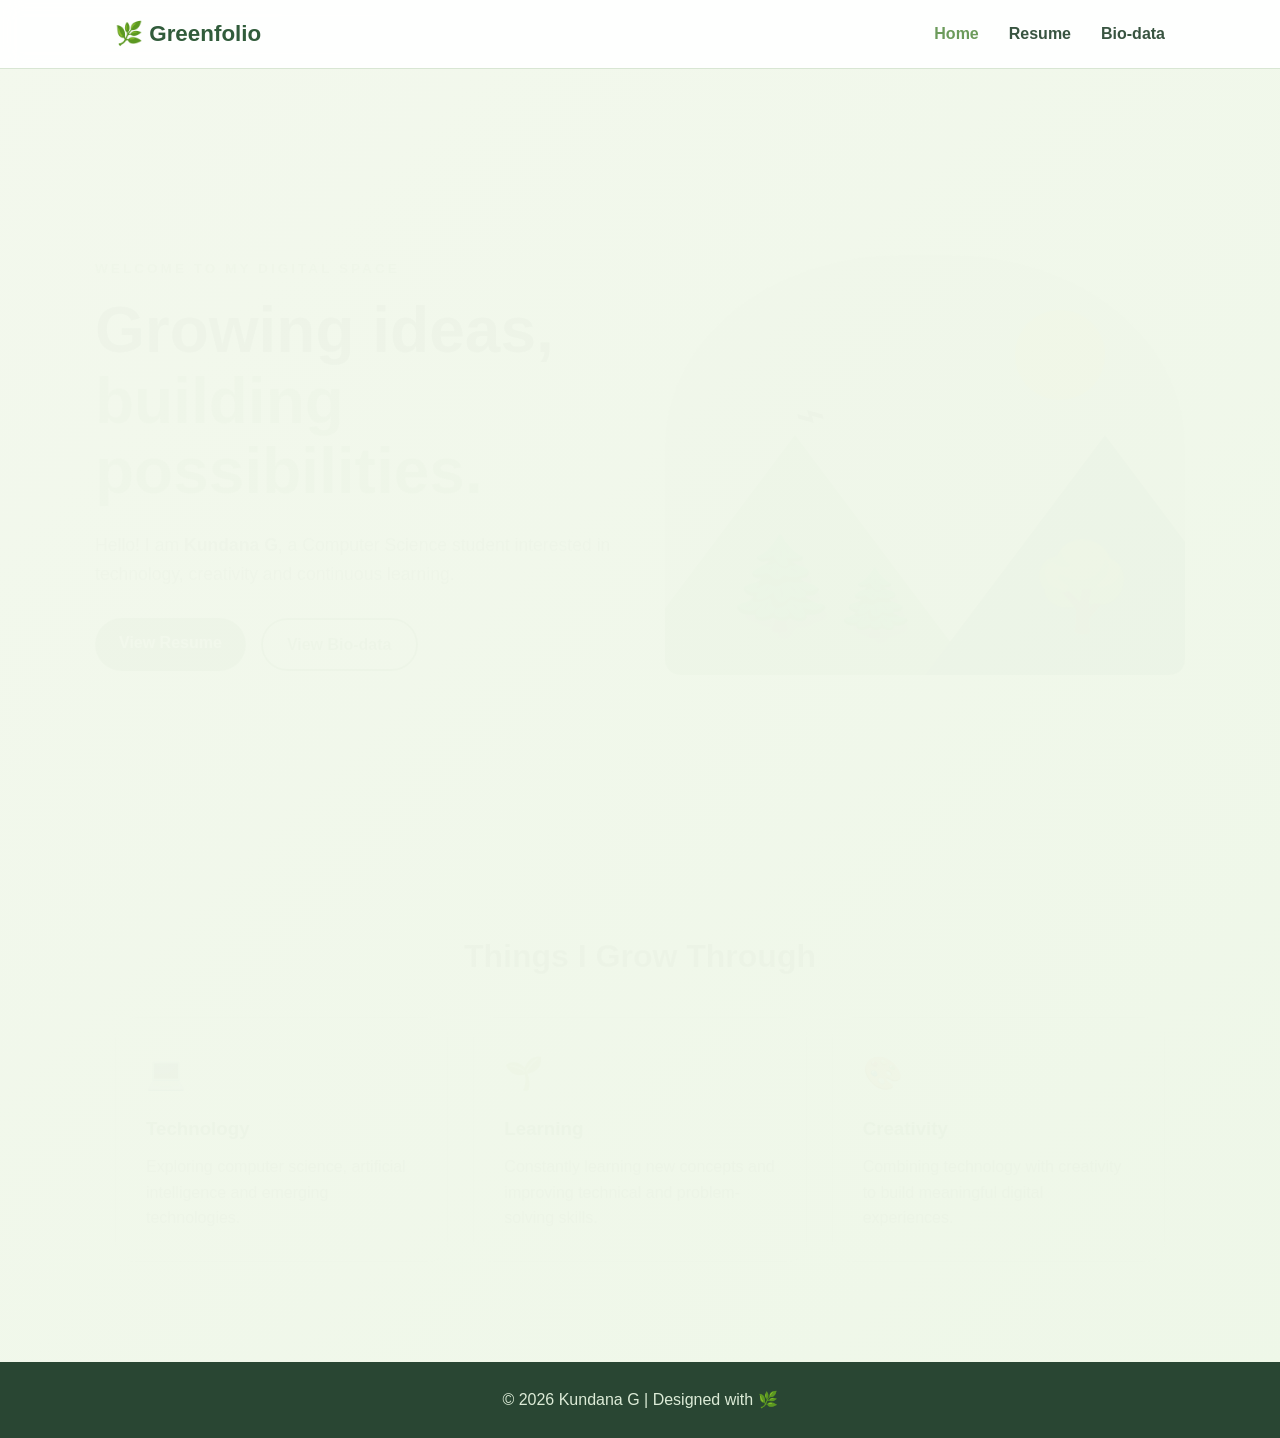
<file: index.html>
<!DOCTYPE html>
<html lang="en">
<head>
  <meta charset="UTF-8">
  <meta http-equiv="refresh" content="0; url=index0.html">
  <meta name="viewport" content="width=device-width, initial-scale=1.0">
  <title>Web Technologies Assignment</title>
</head>
<body>
  <p>Redirecting to the website...
    <a href="index0.html">Click here</a> if not redirected.
  </p>
</body>
</html>
</file>
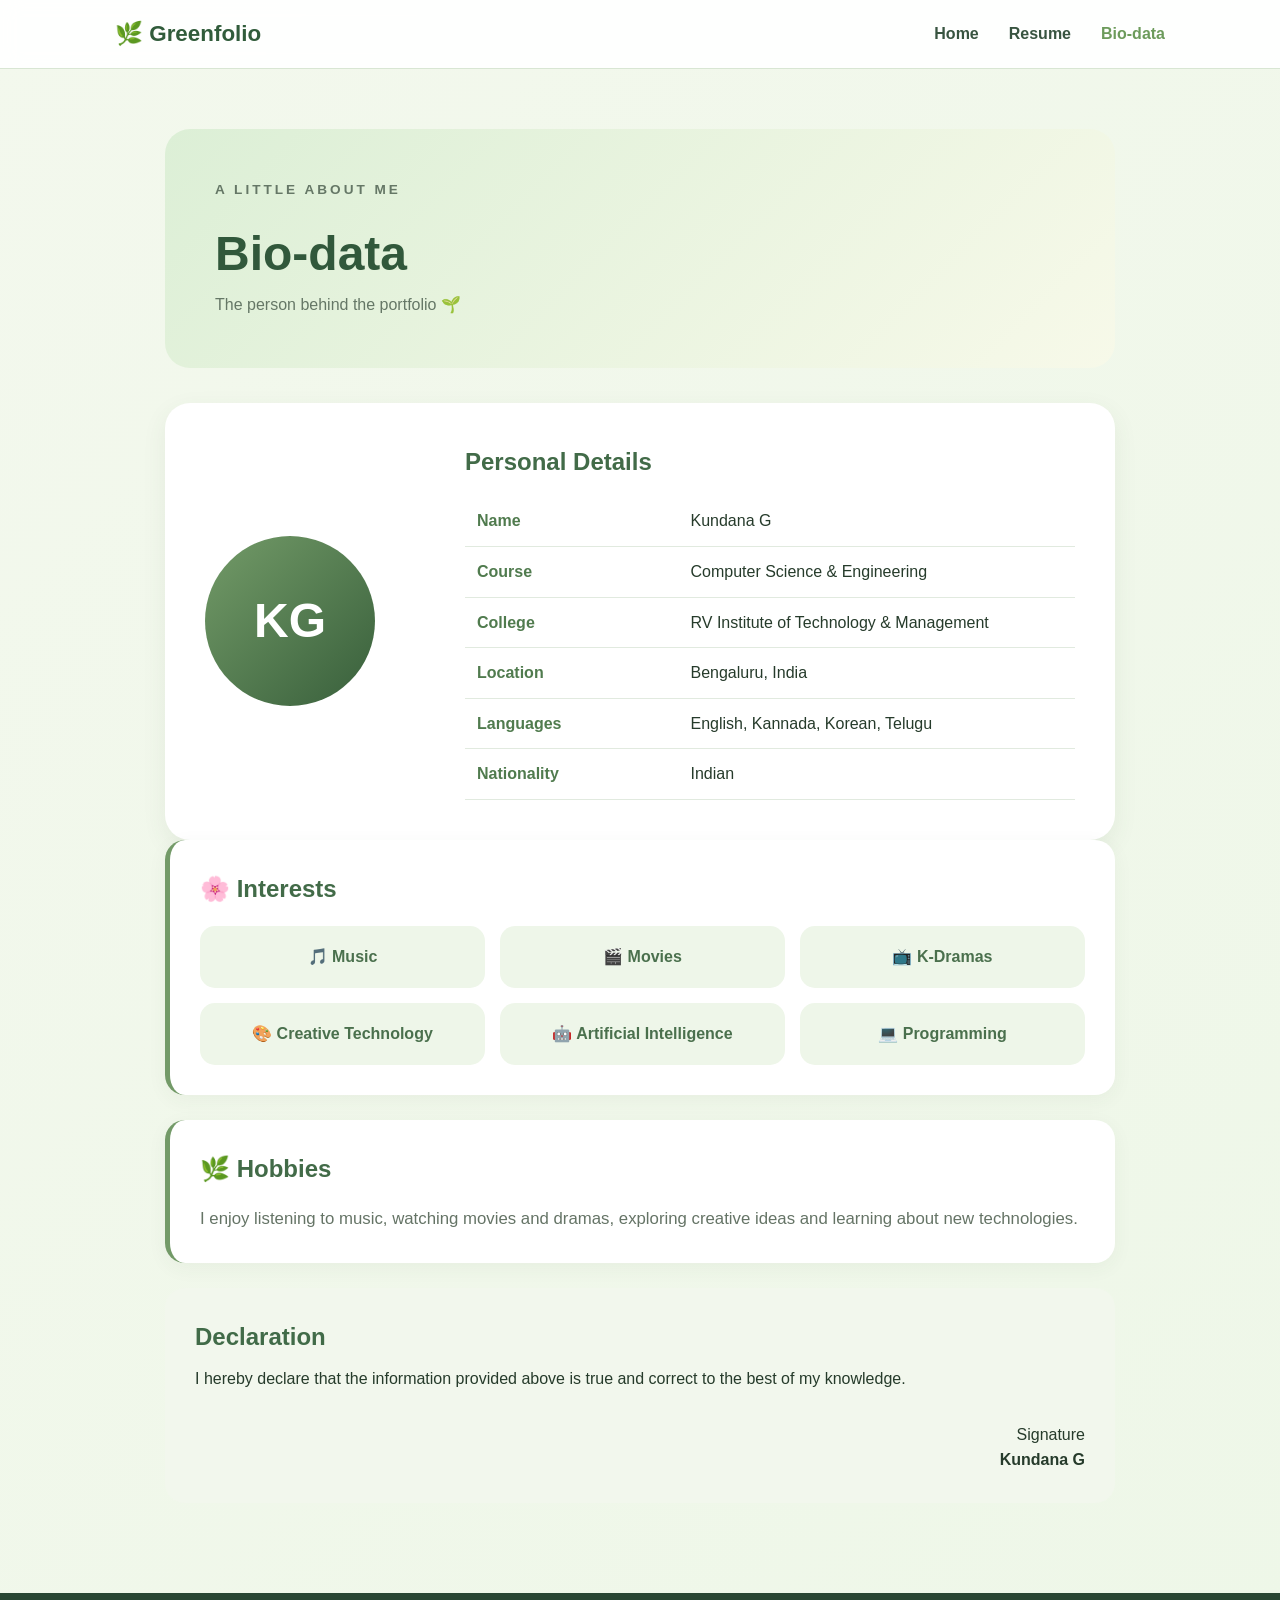
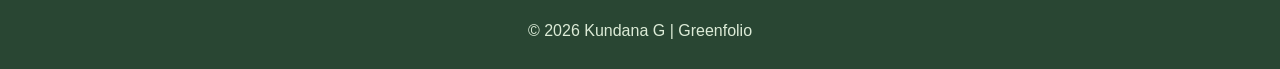
<file: biodata.html>
<!DOCTYPE html>
<html lang="en">

<head>

    <meta charset="UTF-8">
    <meta name="viewport" content="width=device-width, initial-scale=1.0">

    <title>Greenfolio | Bio-data</title>

    <link rel="stylesheet" href="style0.css">

</head>


<body>

    <!-- Navigation -->

    <header>

        <nav class="navbar">

            <div class="logo">
                🌿 Greenfolio
            </div>

            <ul class="nav-links">

                <li>
                    <a href="index0.html">Home</a>
                </li>

                <li>
                    <a href="resume.html">Resume</a>
                </li>

                <li>
                    <a href="biodata.html" class="active">
                        Bio-data
                    </a>
                </li>

            </ul>

        </nav>

    </header>


    <main class="page-container">

        <section class="biodata-header">

            <p class="small-title">
                A LITTLE ABOUT ME
            </p>

            <h1>Bio-data</h1>

            <p>
                The person behind the portfolio 🌱
            </p>

        </section>


        <section class="biodata-card">

            <div class="profile-circle">
                KG
            </div>


            <div class="personal-details">

                <h2>Personal Details</h2>

                <table>

                    <tr>
                        <th>Name</th>
                        <td>Kundana G</td>
                    </tr>

                    <tr>
                        <th>Course</th>
                        <td>Computer Science & Engineering</td>
                    </tr>

                    <tr>
                        <th>College</th>
                        <td>RV Institute of Technology & Management</td>
                    </tr>

                    <tr>
                        <th>Location</th>
                        <td>Bengaluru, India</td>
                    </tr>

                    <tr>
                        <th>Languages</th>
                        <td>English, Kannada, Korean, Telugu</td>
                    </tr>

                    <tr>
                        <th>Nationality</th>
                        <td>Indian</td>
                    </tr>

                </table>

            </div>

        </section>


        <!-- Interests -->

        <section class="resume-section">

            <h2>🌸 Interests</h2>

            <div class="interest-grid">

                <div>🎵 Music</div>

                <div>🎬 Movies</div>

                <div>📺 K-Dramas</div>

                <div>🎨 Creative Technology</div>

                <div>🤖 Artificial Intelligence</div>

                <div>💻 Programming</div>

            </div>

        </section>


        <!-- Hobbies -->

        <section class="resume-section">

            <h2>🌿 Hobbies</h2>

            <p class="hobby-text">

                I enjoy listening to music, watching movies and dramas,
                exploring creative ideas and learning about new
                technologies.

            </p>

        </section>


        <!-- Declaration -->

        <section class="declaration">

            <h2>Declaration</h2>

            <p>
                I hereby declare that the information provided above
                is true and correct to the best of my knowledge.
            </p>

            <div class="signature">

                <p>Signature</p>

                <strong>Kundana G</strong>

            </div>

        </section>

    </main>


    <footer>

        <p>
            © 2026 Kundana G | Greenfolio
        </p>

    </footer>


    <script src="script0.js"></script>

</body>

</html>
</file>
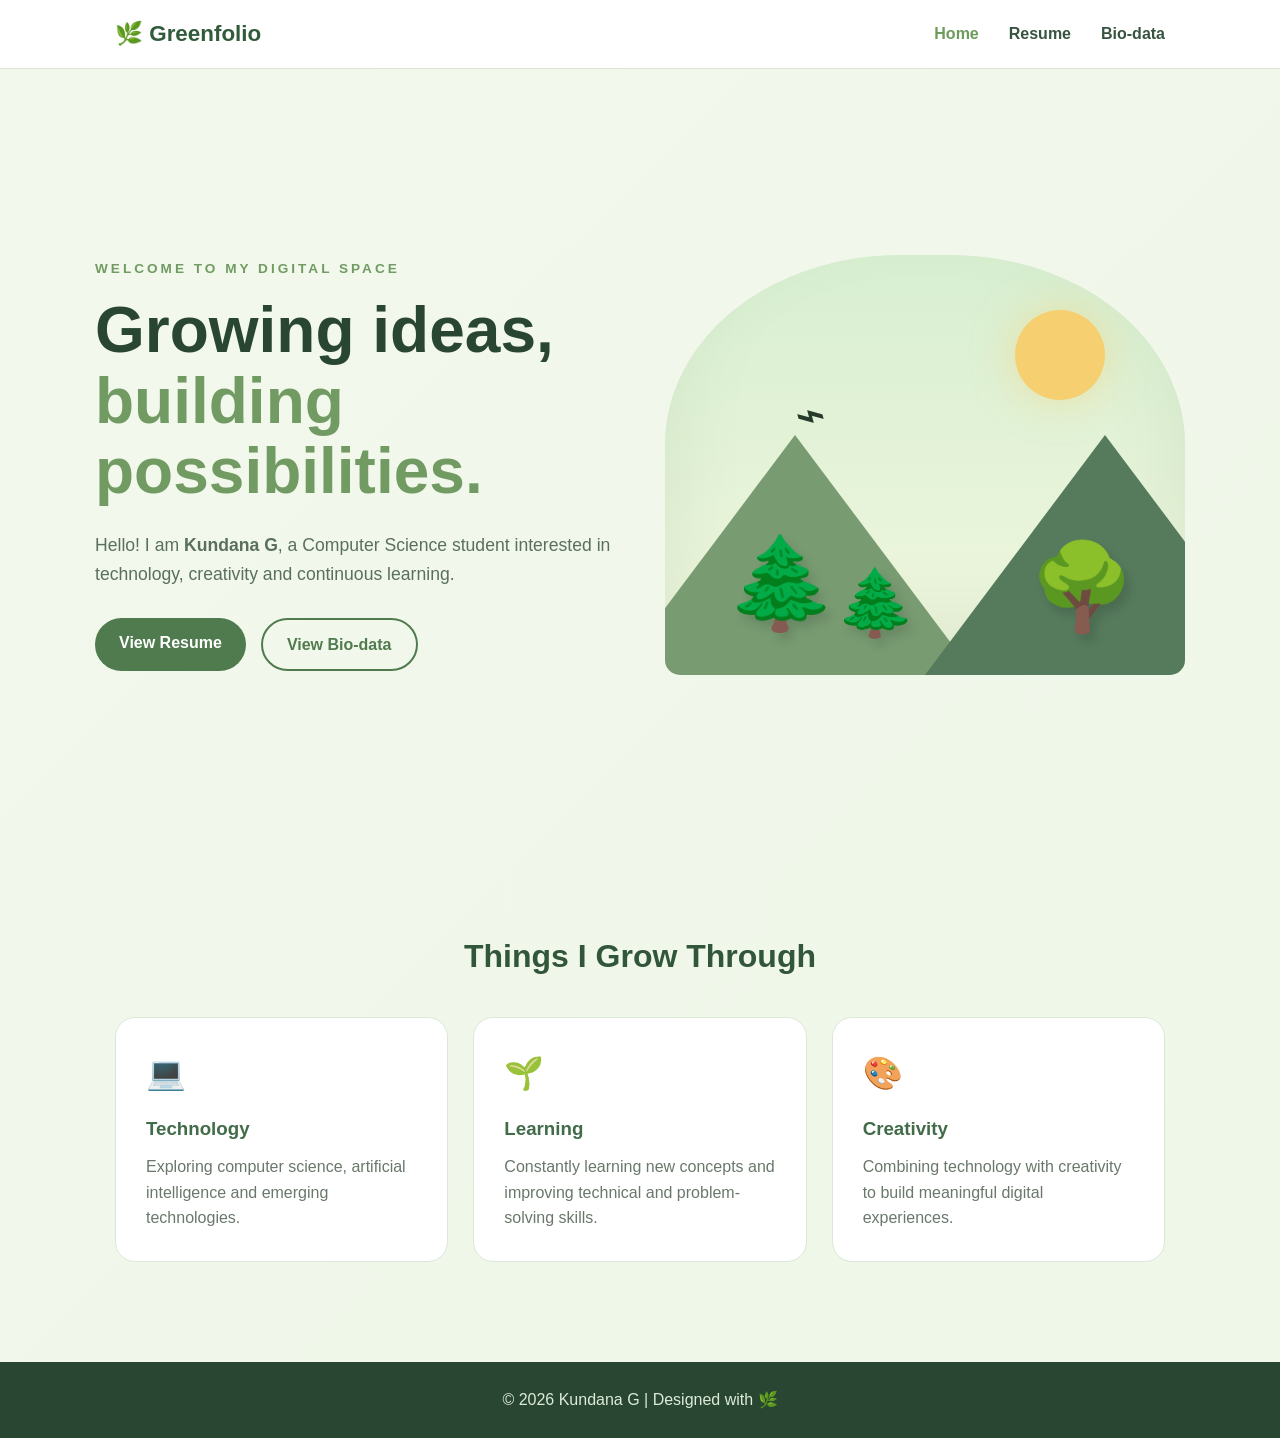
<file: index0.html>
<!DOCTYPE html>
<html lang="en">
<head>
    <meta charset="UTF-8">
    <meta name="viewport" content="width=device-width, initial-scale=1.0">

    <title>Greenfolio | Home</title>

    <link rel="stylesheet" href="style0.css">

    <!-- jQuery -->
    <script src="https://code.jquery.com/jquery-3.7.1.min.js"></script>
</head>

<body>

    <!-- Navigation -->
    <header>
        <nav class="navbar">

            <div class="logo">
                🌿 Greenfolio
            </div>

            <ul class="nav-links">
                <li><a href="index0.html" class="active">Home</a></li>
                <li><a href="resume.html">Resume</a></li>
                <li><a href="biodata.html">Bio-data</a></li>
            </ul>

        </nav>
    </header>


    <!-- Hero Section -->
    <main>

        <section class="hero">

            <div class="hero-text">

                <p class="small-title">WELCOME TO MY DIGITAL SPACE</p>

                <h1>
                    Growing ideas,<br>
                    <span>building possibilities.</span>
                </h1>

                <p class="intro">
                    Hello! I am <strong>Kundana G</strong>, a Computer Science
                    student interested in technology, creativity and
                    continuous learning.
                </p>

                <div class="buttons">

                    <a href="resume.html" class="btn">
                        View Resume
                    </a>

                    <a href="biodata.html" class="btn outline">
                        View Bio-data
                    </a>

                </div>

            </div>


            <div class="hero-art">

                <div class="sun"></div>

                <div class="mountain mountain1"></div>
                <div class="mountain mountain2"></div>

                <div class="tree tree1">🌲</div>
                <div class="tree tree2">🌲</div>
                <div class="tree tree3">🌳</div>

                <div class="bird">⌁</div>

            </div>

        </section>


        <!-- About Cards -->
        <section class="highlights">

            <h2>Things I Grow Through</h2>

            <div class="card-container">

                <article class="nature-card">
                    <div class="icon">💻</div>
                    <h3>Technology</h3>
                    <p>
                        Exploring computer science, artificial intelligence
                        and emerging technologies.
                    </p>
                </article>


                <article class="nature-card">
                    <div class="icon">🌱</div>
                    <h3>Learning</h3>
                    <p>
                        Constantly learning new concepts and improving
                        technical and problem-solving skills.
                    </p>
                </article>


                <article class="nature-card">
                    <div class="icon">🎨</div>
                    <h3>Creativity</h3>
                    <p>
                        Combining technology with creativity to build
                        meaningful digital experiences.
                    </p>
                </article>

            </div>

        </section>

    </main>


    <!-- Footer -->
    <footer>

        <p>
            © 2026 Kundana G | Designed with 🌿
        </p>

    </footer>


    <script src="script0.js"></script>

</body>
</html>
</file>
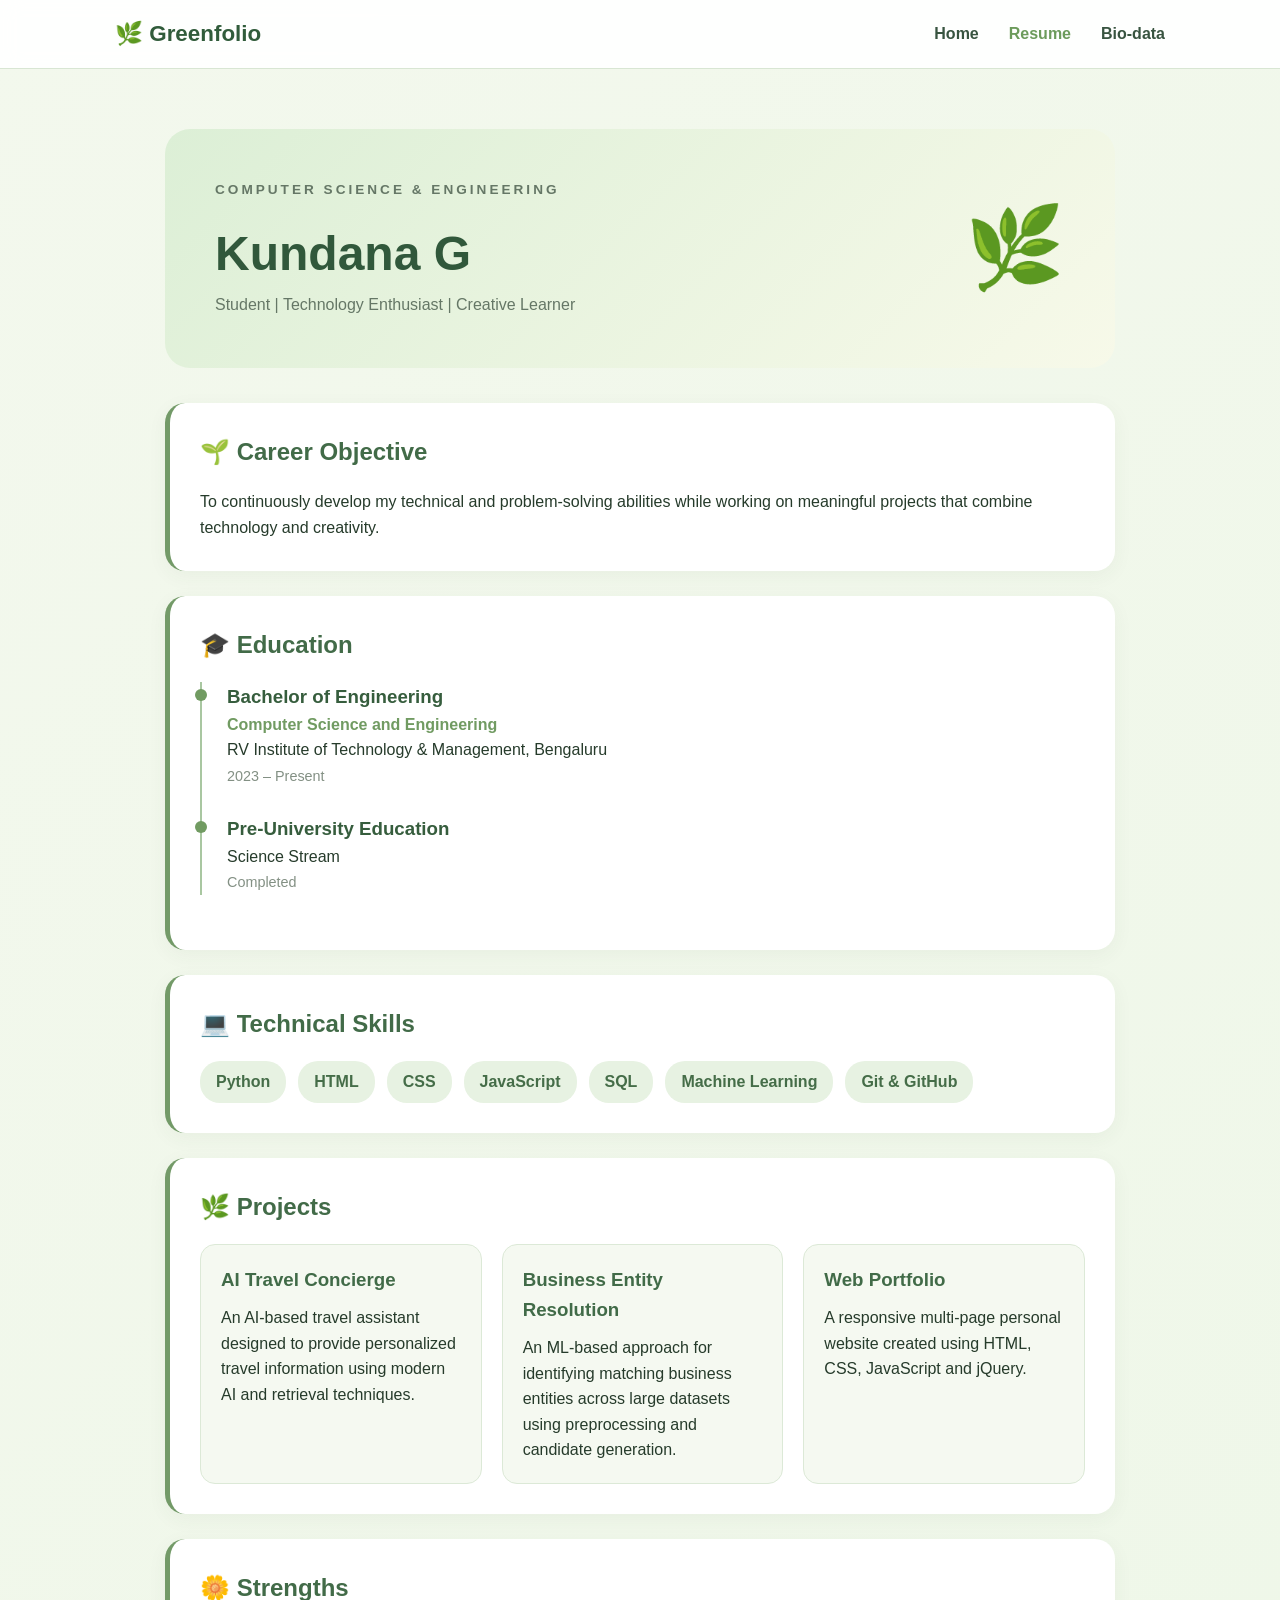
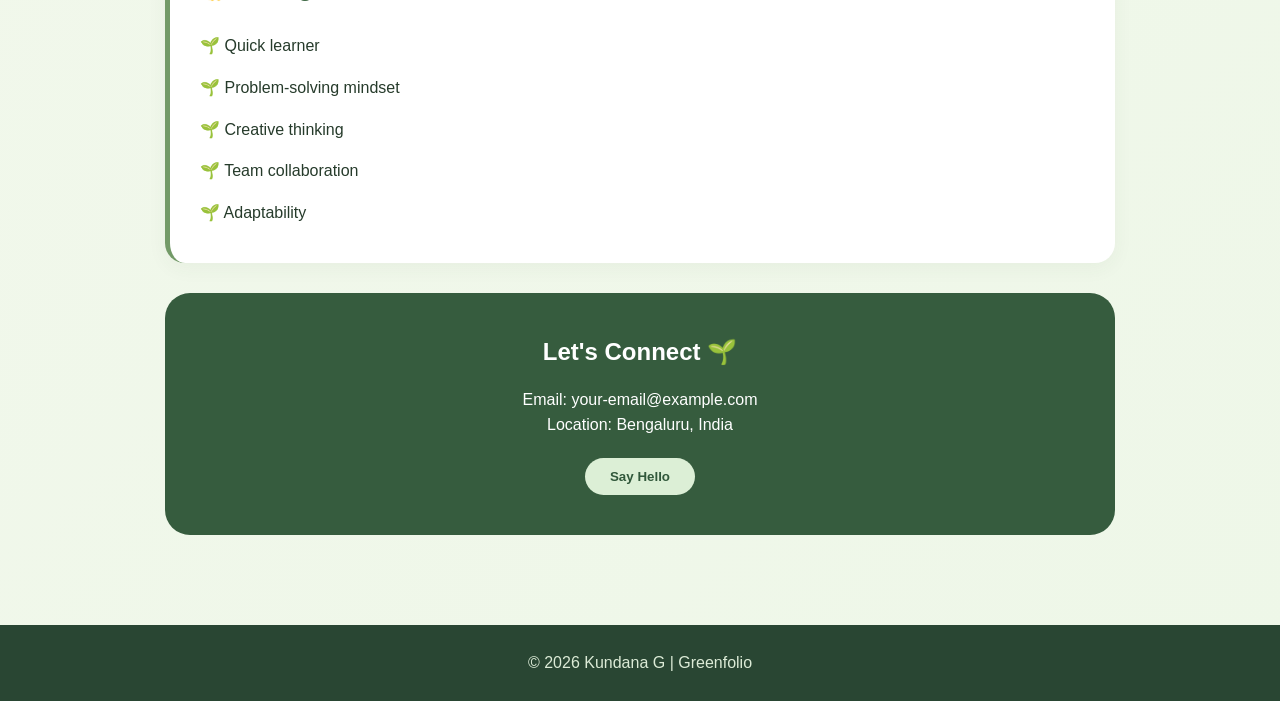
<file: resume.html>
<!DOCTYPE html>
<html lang="en">

<head>

    <meta charset="UTF-8">
    <meta name="viewport" content="width=device-width, initial-scale=1.0">

    <title>Greenfolio | Resume</title>

    <link rel="stylesheet" href="style0.css">

</head>


<body>

    <!-- Navigation -->

    <header>

        <nav class="navbar">

            <div class="logo">
                🌿 Greenfolio
            </div>

            <ul class="nav-links">

                <li>
                    <a href="index0.html">Home</a>
                </li>

                <li>
                    <a href="resume.html" class="active">Resume</a>
                </li>

                <li>
                    <a href="biodata.html">Bio-data</a>
                </li>

            </ul>

        </nav>

    </header>


    <main class="page-container">

        <!-- Resume Header -->

        <section class="resume-header">

            <div>

                <p class="small-title">
                    COMPUTER SCIENCE & ENGINEERING
                </p>

                <h1>Kundana G</h1>

                <p>
                    Student | Technology Enthusiast | Creative Learner
                </p>

            </div>

            <div class="leaf-symbol">
                🌿
            </div>

        </section>


        <!-- Objective -->

        <section class="resume-section">

            <h2>🌱 Career Objective</h2>

            <p>
                To continuously develop my technical and problem-solving
                abilities while working on meaningful projects that combine
                technology and creativity.
            </p>

        </section>


        <!-- Education -->

        <section class="resume-section">

            <h2>🎓 Education</h2>

            <div class="timeline">

                <article class="timeline-item">

                    <h3>Bachelor of Engineering</h3>

                    <p class="green-text">
                        Computer Science and Engineering
                    </p>

                    <p>
                        RV Institute of Technology & Management, Bengaluru
                    </p>

                    <span>2023 – Present</span>

                </article>


                <article class="timeline-item">

                    <h3>Pre-University Education</h3>

                    <p>
                        Science Stream
                    </p>

                    <span>Completed</span>

                </article>

            </div>

        </section>


        <!-- Skills -->

        <section class="resume-section">

            <h2>💻 Technical Skills</h2>

            <div class="skills">

                <span>Python</span>
                <span>HTML</span>
                <span>CSS</span>
                <span>JavaScript</span>
                <span>SQL</span>
                <span>Machine Learning</span>
                <span>Git & GitHub</span>

            </div>

        </section>


        <!-- Projects -->

        <section class="resume-section">

            <h2>🌿 Projects</h2>

            <div class="project-grid">

                <article class="project-card">

                    <h3>AI Travel Concierge</h3>

                    <p>
                        An AI-based travel assistant designed to provide
                        personalized travel information using modern
                        AI and retrieval techniques.
                    </p>

                </article>


                <article class="project-card">

                    <h3>Business Entity Resolution</h3>

                    <p>
                        An ML-based approach for identifying matching
                        business entities across large datasets using
                        preprocessing and candidate generation.
                    </p>

                </article>


                <article class="project-card">

                    <h3>Web Portfolio</h3>

                    <p>
                        A responsive multi-page personal website created
                        using HTML, CSS, JavaScript and jQuery.
                    </p>

                </article>

            </div>

        </section>


        <!-- Strengths -->

        <section class="resume-section">

            <h2>🌼 Strengths</h2>

            <ul class="styled-list">

                <li>Quick learner</li>
                <li>Problem-solving mindset</li>
                <li>Creative thinking</li>
                <li>Team collaboration</li>
                <li>Adaptability</li>

            </ul>

        </section>


        <!-- Contact -->

        <section class="contact-box">

            <h2>Let's Connect 🌱</h2>

            <p>Email: your-email@example.com</p>

            <p>Location: Bengaluru, India</p>

            <button onclick="showMessage()">
                Say Hello
            </button>

        </section>

    </main>


    <footer>

        <p>
            © 2026 Kundana G | Greenfolio
        </p>

    </footer>


    <script src="script0.js"></script>

</body>

</html>
</file>
<file: style0.css>
* {
    margin: 0;
    padding: 0;
    box-sizing: border-box;
}


html {
    scroll-behavior: smooth;
}


body {
    font-family: "Segoe UI", Arial, sans-serif;

    background:
        linear-gradient(
            135deg,
            #f3f8ed,
            #eef7e8
        );

    color: #263b2b;

    line-height: 1.6;
}




header {
    position: sticky;
    top: 0;

    z-index: 1000;

    background: rgba(255, 255, 255, 0.92);

    backdrop-filter: blur(10px);

    border-bottom: 1px solid #d8e6d3;
}


.navbar {
    max-width: 1100px;

    margin: auto;

    padding: 16px 25px;

    display: flex;

    justify-content: space-between;

    align-items: center;
}


.logo {
    font-size: 1.4rem;

    font-weight: 700;

    color: #315c3b;
}


.nav-links {
    display: flex;

    list-style: none;

    gap: 30px;
}


.nav-links a {
    text-decoration: none;

    color: #385440;

    font-weight: 600;

    transition: 0.3s;
}


.nav-links a:hover,
.nav-links a.active {
    color: #6c9b5b;
}




.hero {
    min-height: 88vh;

    max-width: 1150px;

    margin: auto;

    padding: 70px 30px;

    display: grid;

    grid-template-columns: 1fr 1fr;

    align-items: center;

    gap: 50px;
}


.small-title {
    color: #719b62;

    font-size: 0.85rem;

    font-weight: 700;

    letter-spacing: 3px;

    margin-bottom: 15px;
}


.hero h1 {
    font-size: 4rem;

    line-height: 1.1;

    color: #294633;
}


.hero h1 span {
    color: #719b62;
}


.intro {
    margin-top: 25px;

    max-width: 550px;

    font-size: 1.1rem;

    color: #5a6f5d;
}



.buttons {
    display: flex;

    gap: 15px;

    margin-top: 30px;
}


.btn {
    display: inline-block;

    padding: 12px 24px;

    border-radius: 30px;

    background: #507b4e;

    color: white;

    text-decoration: none;

    font-weight: 600;

    transition: 0.3s;
}


.btn:hover {
    transform: translateY(-3px);

    background: #385f3b;

    box-shadow: 0 8px 20px rgba(50, 90, 55, 0.2);
}


.btn.outline {
    background: transparent;

    color: #507b4e;

    border: 2px solid #507b4e;
}




.hero-art {
    height: 420px;

    position: relative;

    overflow: hidden;

    border-radius: 45% 45% 15px 15px;

    background:
        linear-gradient(
            #d8efd1,
            #f1f7df
        );

    box-shadow:
        inset 0 -50px 80px rgba(83, 125, 72, 0.12);
}


.sun {
    position: absolute;

    width: 90px;
    height: 90px;

    border-radius: 50%;

    background: #f5cf70;

    top: 55px;
    right: 80px;

    box-shadow: 0 0 40px rgba(245, 207, 112, 0.5);
}


.mountain {
    position: absolute;

    bottom: 0;

    width: 0;
    height: 0;

    border-left: 180px solid transparent;
    border-right: 180px solid transparent;
    border-bottom: 240px solid #789b72;
}


.mountain1 {
    left: -50px;
}


.mountain2 {
    right: -100px;

    border-bottom-color: #557a5c;
}


.tree {
    position: absolute;

    bottom: 20px;

    font-size: 90px;

    filter: drop-shadow(
        5px 7px 5px rgba(0,0,0,0.12)
    );
}


.tree1 {
    left: 60px;
}


.tree2 {
    left: 170px;

    font-size: 65px;
}


.tree3 {
    right: 50px;

    font-size: 85px;
}


.bird {
    position: absolute;

    top: 120px;
    left: 130px;

    font-size: 50px;

    transform: rotate(-15deg);
}


/* =========================================
   HIGHLIGHTS
========================================= */

.highlights {
    max-width: 1100px;

    margin: auto;

    padding: 70px 25px;
}


.highlights h2 {
    text-align: center;

    color: #31563a;

    margin-bottom: 35px;

    font-size: 2rem;
}


.card-container {
    display: grid;

    grid-template-columns:
        repeat(3, 1fr);

    gap: 25px;
}


.nature-card {
    background: white;

    padding: 30px;

    border-radius: 20px;

    border: 1px solid #dbe8d7;

    transition: 0.3s;
}


.nature-card:hover {
    transform: translateY(-8px);

    box-shadow:
        0 15px 30px rgba(56, 95, 59, 0.12);
}


.icon {
    font-size: 2rem;

    margin-bottom: 15px;
}


.nature-card h3 {
    margin-bottom: 10px;

    color: #416b49;
}


.nature-card p {
    color: #69786b;
}



.page-container {
    max-width: 1000px;

    margin: auto;

    padding: 60px 25px;
}


.resume-header,
.biodata-header {
    padding: 50px;

    border-radius: 25px;

    background:
        linear-gradient(
            135deg,
            #dcefd6,
            #f7f9e9
        );

    margin-bottom: 35px;
}


.resume-header {
    display: flex;

    justify-content: space-between;

    align-items: center;
}


.resume-header h1,
.biodata-header h1 {
    font-size: 3rem;

    color: #31583b;
}


.resume-header p,
.biodata-header p {
    color: #657766;
}


.leaf-symbol {
    font-size: 5rem;
}



.resume-section {
    background: white;

    padding: 30px;

    margin-bottom: 25px;

    border-radius: 20px;

    border-left: 5px solid #739a68;

    box-shadow:
        0 5px 20px rgba(50, 80, 50, 0.05);
}


.resume-section h2 {
    color: #426b48;

    margin-bottom: 18px;
}



.timeline {
    border-left: 2px solid #a9c7a1;

    padding-left: 25px;
}


.timeline-item {
    position: relative;

    margin-bottom: 25px;
}


.timeline-item::before {
    content: "";

    position: absolute;

    width: 12px;
    height: 12px;

    border-radius: 50%;

    background: #719b62;

    left: -32px;

    top: 7px;
}


.timeline-item h3 {
    color: #365d3d;
}


.timeline-item span {
    color: #839084;

    font-size: 0.9rem;
}


.green-text {
    color: #719b62;

    font-weight: 600;
}




.skills {
    display: flex;

    flex-wrap: wrap;

    gap: 12px;
}


.skills span {
    padding: 8px 16px;

    border-radius: 20px;

    background: #e7f2e2;

    color: #456d48;

    font-weight: 600;
}



.project-grid {
    display: grid;

    grid-template-columns:
        repeat(3, 1fr);

    gap: 20px;
}


.project-card {
    padding: 20px;

    background: #f5f9f1;

    border-radius: 15px;

    border: 1px solid #dce9d7;
}


.project-card h3 {
    color: #416b48;

    margin-bottom: 10px;
}



.styled-list {
    list-style: none;
}


.styled-list li {
    padding: 8px 0;
}


.styled-list li::before {
    content: "🌱 ";

}




.contact-box {
    text-align: center;

    padding: 40px;

    margin-top: 30px;

    border-radius: 25px;

    background: #365c3e;

    color: white;
}


.contact-box h2 {
    margin-bottom: 15px;
}


.contact-box button {
    margin-top: 20px;

    padding: 11px 25px;

    border: none;

    border-radius: 25px;

    cursor: pointer;

    background: #dcefd6;

    color: #31583b;

    font-weight: 700;

    transition: 0.3s;
}


.contact-box button:hover {
    transform: scale(1.05);
}


/* =========================================
   BIODATA
========================================= */

.biodata-card {
    display: grid;

    grid-template-columns: 220px 1fr;

    gap: 40px;

    align-items: center;

    padding: 40px;

    background: white;

    border-radius: 25px;

    box-shadow:
        0 8px 25px rgba(60, 90, 60, 0.08);
}


.profile-circle {
    width: 170px;
    height: 170px;

    border-radius: 50%;

    background:
        linear-gradient(
            135deg,
            #739b68,
            #385f3b
        );

    color: white;

    display: flex;

    align-items: center;

    justify-content: center;

    font-size: 3rem;

    font-weight: bold;
}


.personal-details h2 {
    color: #426b48;

    margin-bottom: 15px;
}


table {
    width: 100%;

    border-collapse: collapse;
}


th,
td {
    padding: 12px;

    text-align: left;

    border-bottom: 1px solid #e1eadf;
}


th {
    color: #507b4e;

    width: 35%;
}


/* =========================================
   INTERESTS
========================================= */

.interest-grid {
    display: grid;

    grid-template-columns:
        repeat(3, 1fr);

    gap: 15px;
}


.interest-grid div {
    padding: 18px;

    text-align: center;

    background: #eef6e9;

    border-radius: 15px;

    font-weight: 600;

    color: #4a704d;
}


.hobby-text {
    font-size: 1.05rem;

    color: #657466;
}


/* =========================================
   DECLARATION
========================================= */

.declaration {
    padding: 30px;

    background: #f2f7ed;

    border-radius: 20px;

    margin-top: 25px;
}


.declaration h2 {
    color: #416b48;

    margin-bottom: 10px;
}


.signature {
    margin-top: 30px;

    text-align: right;
}


/* =========================================
   FOOTER
========================================= */

footer {
    text-align: center;

    padding: 25px;

    background: #294633;

    color: #dcebd7;

    margin-top: 30px;
}


/* =========================================
   RESPONSIVE DESIGN
========================================= */

@media (max-width: 800px) {

    .hero {
        grid-template-columns: 1fr;

        text-align: center;
    }

    .intro {
        margin-left: auto;
        margin-right: auto;
    }

    .buttons {
        justify-content: center;
    }

    .card-container,
    .project-grid {
        grid-template-columns: 1fr;
    }

    .biodata-card {
        grid-template-columns: 1fr;

        text-align: center;
    }

    .profile-circle {
        margin: auto;
    }

    .interest-grid {
        grid-template-columns: 1fr 1fr;
    }

}


@media (max-width: 600px) {

    .navbar {
        flex-direction: column;

        gap: 12px;
    }

    .nav-links {
        gap: 15px;
    }

    .hero h1 {
        font-size: 2.7rem;
    }

    .resume-header h1,
    .biodata-header h1 {
        font-size: 2.2rem;
    }

    .resume-header {
        flex-direction: column;

        text-align: center;

        gap: 20px;
    }

    .interest-grid {
        grid-template-columns: 1fr;
    }

}
</file>
